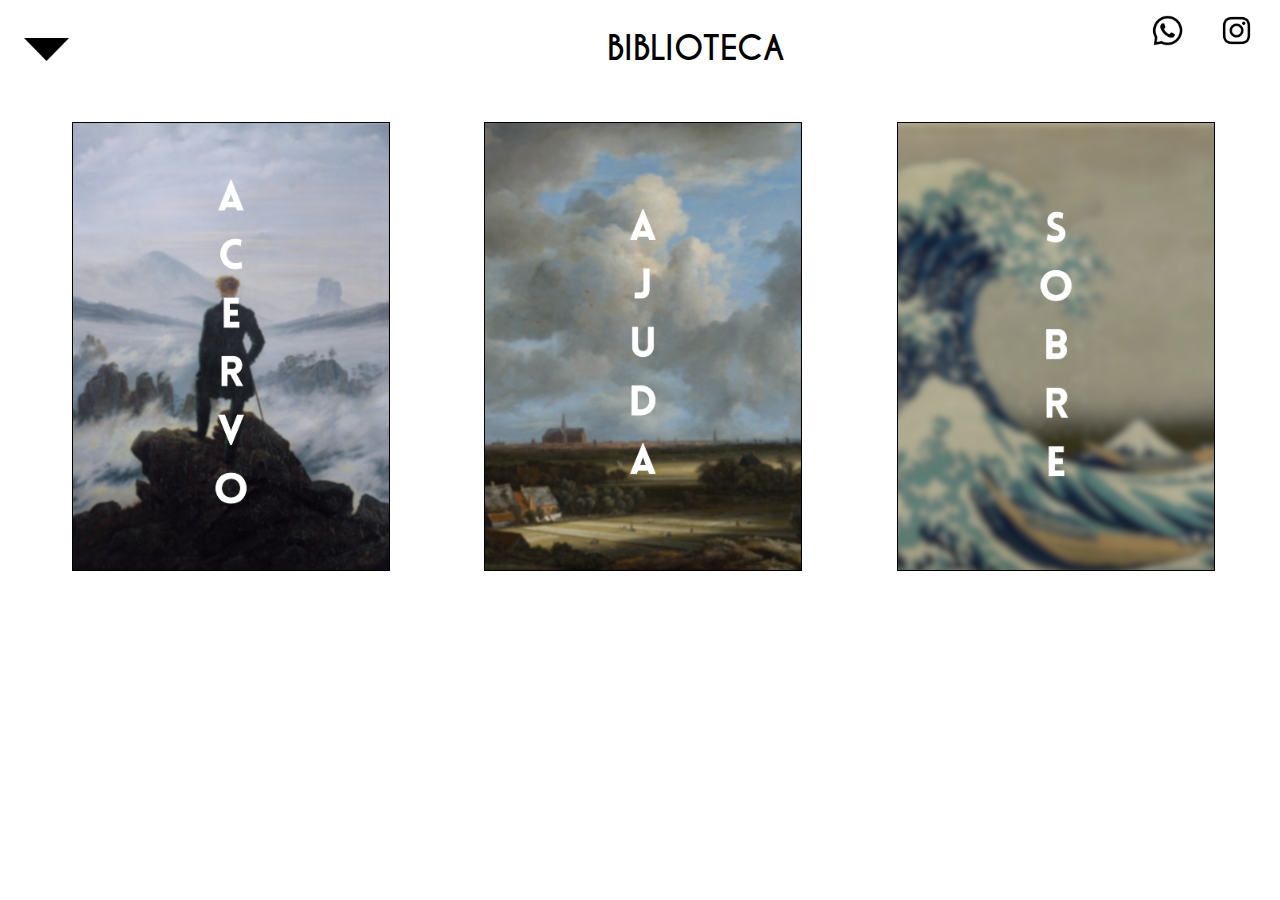
<file: index.html>
<!DOCTYPE html>
<html lang="en">
<head>
    <meta charset="UTF-8">
    <meta name="viewport" content="width=device-width, initial-scale=1.0">
    <link rel="stylesheet" href="css/style.css">
    <script src="script.js"></script>
    <script src="https://ajax.googleapis.com/ajax/libs/jquery/3.5.1/jquery.min.js"></script>
    <title>Biblioteca</title>
</head>
<body>
    <nav>  
        <!--Icones, o id "right" serve pra identificar em que lado da tela fico o icone-->
        <a class="hover" classhref="https://www.instagram.com/bibliotecaifcvideira/"><img id="right" src="img/ICON_Insta.png" width="45px"></a>
        <a class="hover" href="http://contate.me/bibliotecaifcvideira"><img id="right" src="img/ICON_Whatsapp.png" width="45px"></a>
        <!--DropDown-->
        <div class="dropdown">
            <img onclick="myFunction()" class="dropbtn" src="img/ICON_Dropdown.png" width="45px" alt="">
            <div id="myDropdown" class="dropdown-content">
              <a href="#">Pergamum</a>
              <a href="#">Biblioteca Virtual</a>
              <a href="#">Saraiva</a>
              <a href="#">Reservar</a>
              <a href="#">Ebooks</a>
              <a href="#">ABNT</a>
            </div>
          </div>
            
        
        <a href="index.html"><h1>BIBLIOTECA</h1></a>


    </nav>

    <div class="container">
        <img  id="poster1" class="poster" src="img/POSTER_Sobre.png" alt="">
        <img id="poster2" class="poster" src="img/POSTER_Ajuda.png" alt="">
        <img id="poster3" class="poster" src="img/POSTER_Acervo.png" alt="">
    </div>




    <script>
            $("#poster3.poster").click(function() {
        window.location.href = 'Pergamum.html'
        });
        $("#poster2.poster").click(function() {
        window.location.href = 'Ajuda.html'
        });
</script>
        


</body>
</html>
</file>
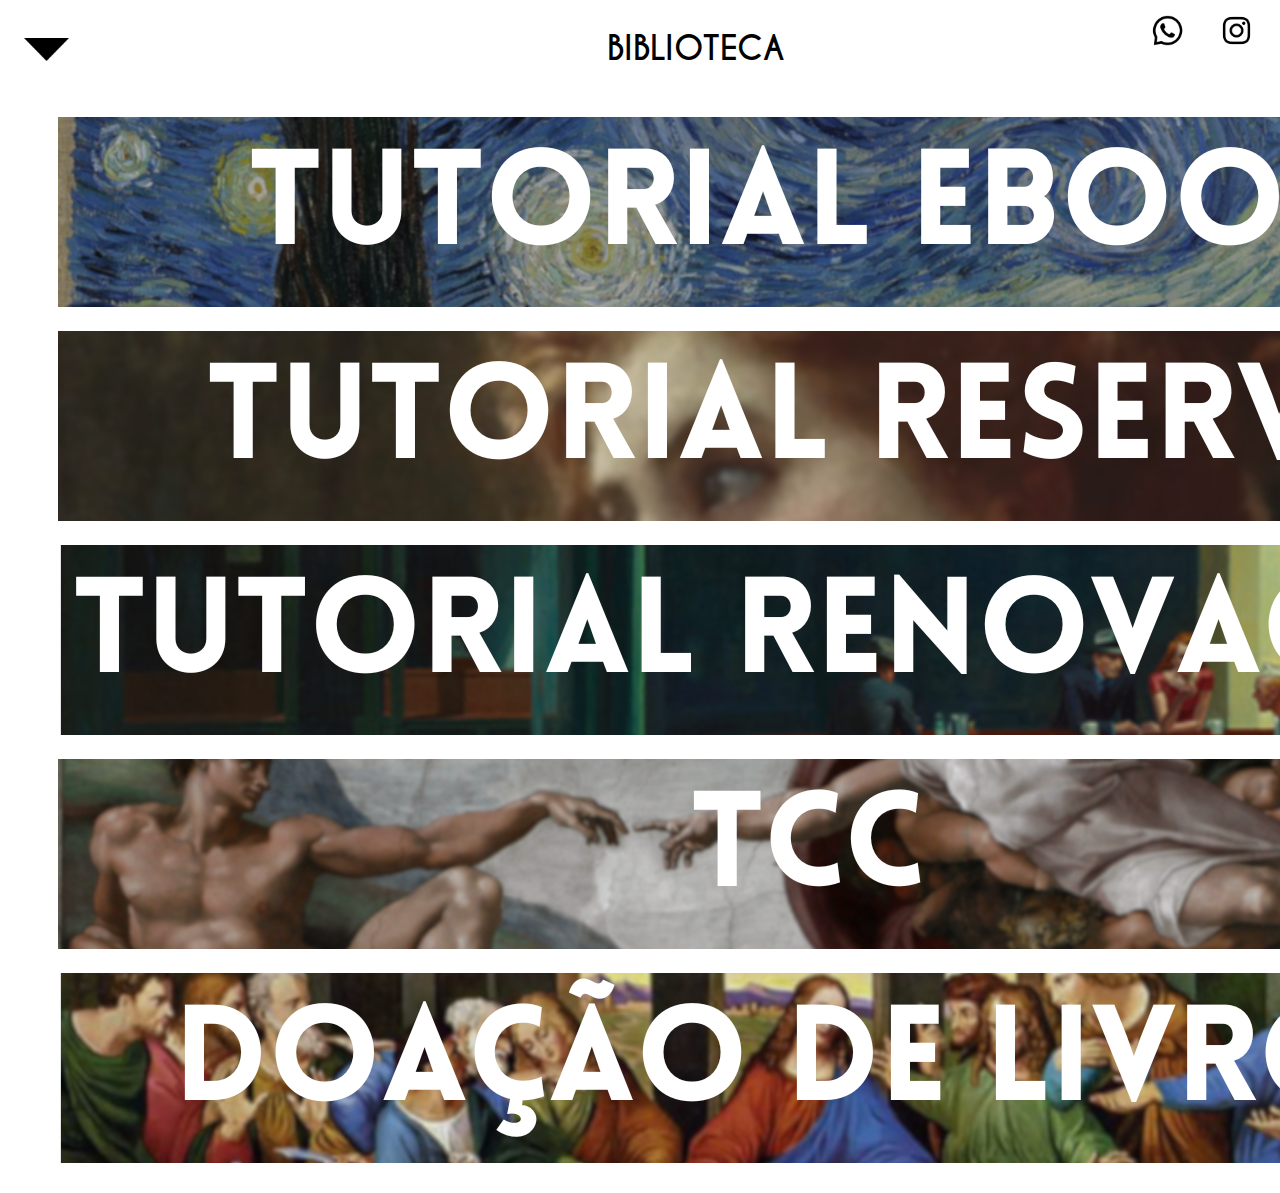
<file: Ajuda.html>
<!DOCTYPE html>
<html lang="en">
<head>
    <meta charset="UTF-8">
    <meta name="viewport" content="width=device-width, initial-scale=1.0">
    <script src="script.js"></script>
    <script src="https://ajax.googleapis.com/ajax/libs/jquery/3.5.1/jquery.min.js"></script>
    <link rel="stylesheet" href="css/style.css">
    <title>Biblioteca</title>
</head>
<body>
    <nav>  
        <!--Icones, o id "right" serve pra identificar em que lado da tela fico o icone-->
        <a class="hover" classhref="https://www.instagram.com/bibliotecaifcvideira/"><img id="right" src="img/ICON_Insta.png" width="45px"></a>
        <a class="hover" href="http://contate.me/bibliotecaifcvideira"><img id="right" src="img/ICON_Whatsapp.png" width="45px"></a>
        <!--DropDown-->
        <div class="dropdown">
            <img onclick="myFunction()" class="dropbtn" src="img/ICON_Dropdown.png" width="45px" alt="">
            <div id="myDropdown" class="dropdown-content">
              <a href="#">Pergamum</a>
              <a href="#">Biblioteca Virtual</a>
              <a href="#">Saraiva</a>
              <a href="#">Reservar</a>
              <a href="#">Ebooks</a>
              <a href="#">ABNT</a>
            </div>
          </div>
            
        
          <a href="index.html"><h1>BIBLIOTECA</h1></a>
    </nav>

    <div class="posterli">
    <ul>
      <li><img src="img/POSTER_Htebook.png" id="poster1" class="posterh" width="1500px" height="190px" alt=""></li>
      <li><img src="img/POSTER_Htreserva.png" class="posterh" width="1500px" height="190px" alt=""></li>
      <li><img src="img/POSTER_Htrenovacao.png" class="posterh" width="1500px" height="190px" alt=""></li>
      <li><img src="img/POSTER_Htcc.png" class="posterh" width="1500px" height="190px" alt=""></li>
      <li><img src="img/POSTER_Hdoacaodelivros.png" class="posterh" width="1500px" height="190px" alt=""></li>
    </ul>
     </div>

     <script>
      $("#poster1.posterh").click(function() {
  window.location.href = 'Ebook.html'
        });


</script>
  

 

<script src="script.js"></script>
</body>
</html>
</file>
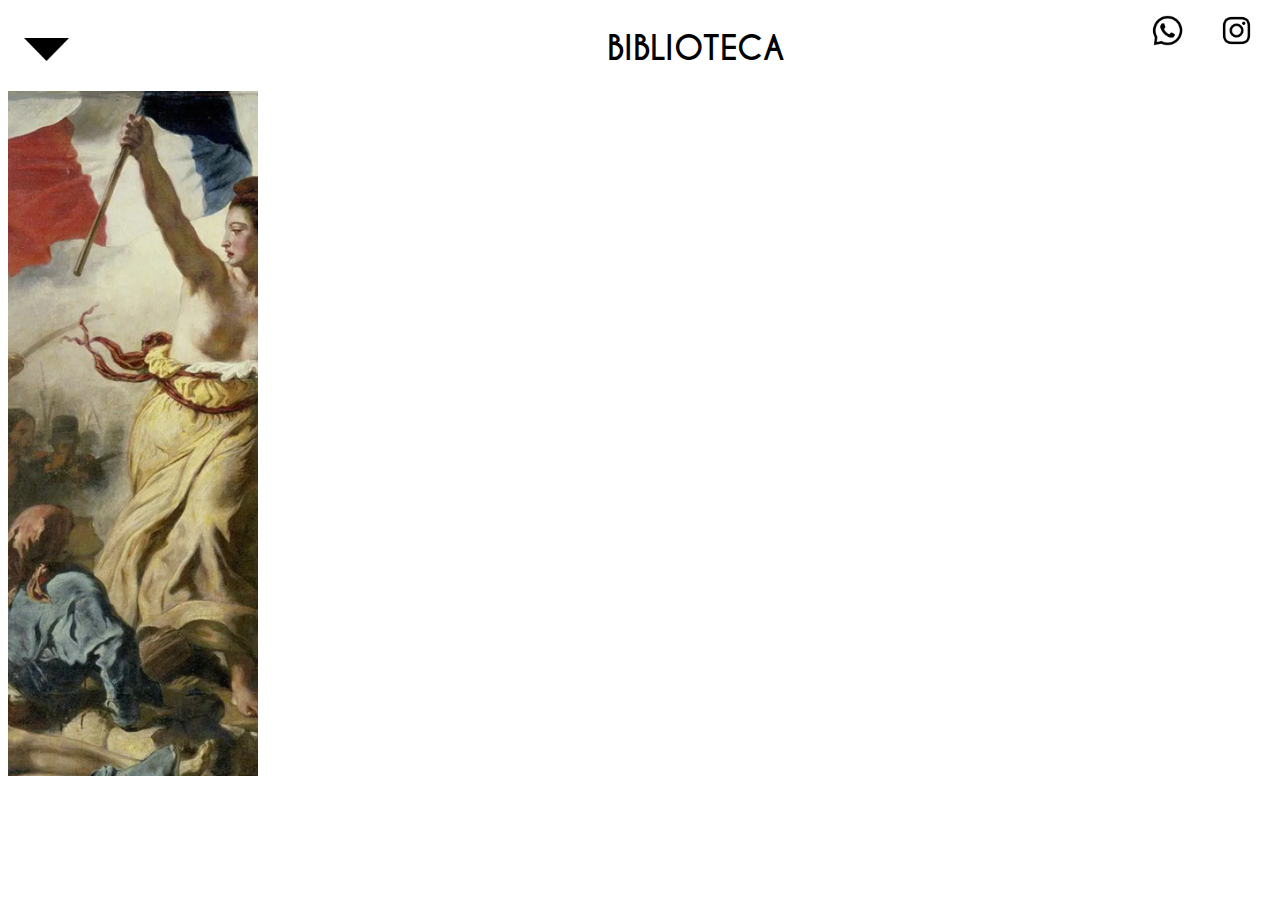
<file: Ebook.html>
<!DOCTYPE html>
<html lang="en">
<head>
    <meta charset="UTF-8">
    <meta name="viewport" content="width=device-width, initial-scale=1.0">
    <link rel="stylesheet" href="css/style.css">
    <script src="script.js"></script>
    <script src="https://ajax.googleapis.com/ajax/libs/jquery/3.5.1/jquery.min.js"></script>
    <title>Biblioteca</title>
</head>
<body>
    <nav>  
        <!--Icones, o id "right" serve pra identificar em que lado da tela fico o icone-->
        <a class="hover" classhref="https://www.instagram.com/bibliotecaifcvideira/"><img id="right" src="img/ICON_Insta.png" width="45px"></a>
        <a class="hover" href="http://contate.me/bibliotecaifcvideira"><img id="right" src="img/ICON_Whatsapp.png" width="45px"></a>
        <!--DropDown-->
        <div class="dropdown">
            <img onclick="myFunction()" class="dropbtn" src="img/ICON_Dropdown.png" width="45px" alt="">
            <div id="myDropdown" class="dropdown-content">
              <a href="#">Pergamum</a>
              <a href="#">Biblioteca Virtual</a>
              <a href="#">Saraiva</a>
              <a href="#">Reservar</a>
              <a href="#">Ebooks</a>
              <a href="#">ABNT</a>
            </div>
          </div>
            
        <a href="index.html"><h1>BIBLIOTECA</h1></a>

    </nav>

    <div class="contv">
      <img src="img/POSTER_Vebook.png" class="imgv" height="685px" width="250px" alt="">
    </div>

  


</body>
</html>
</file>
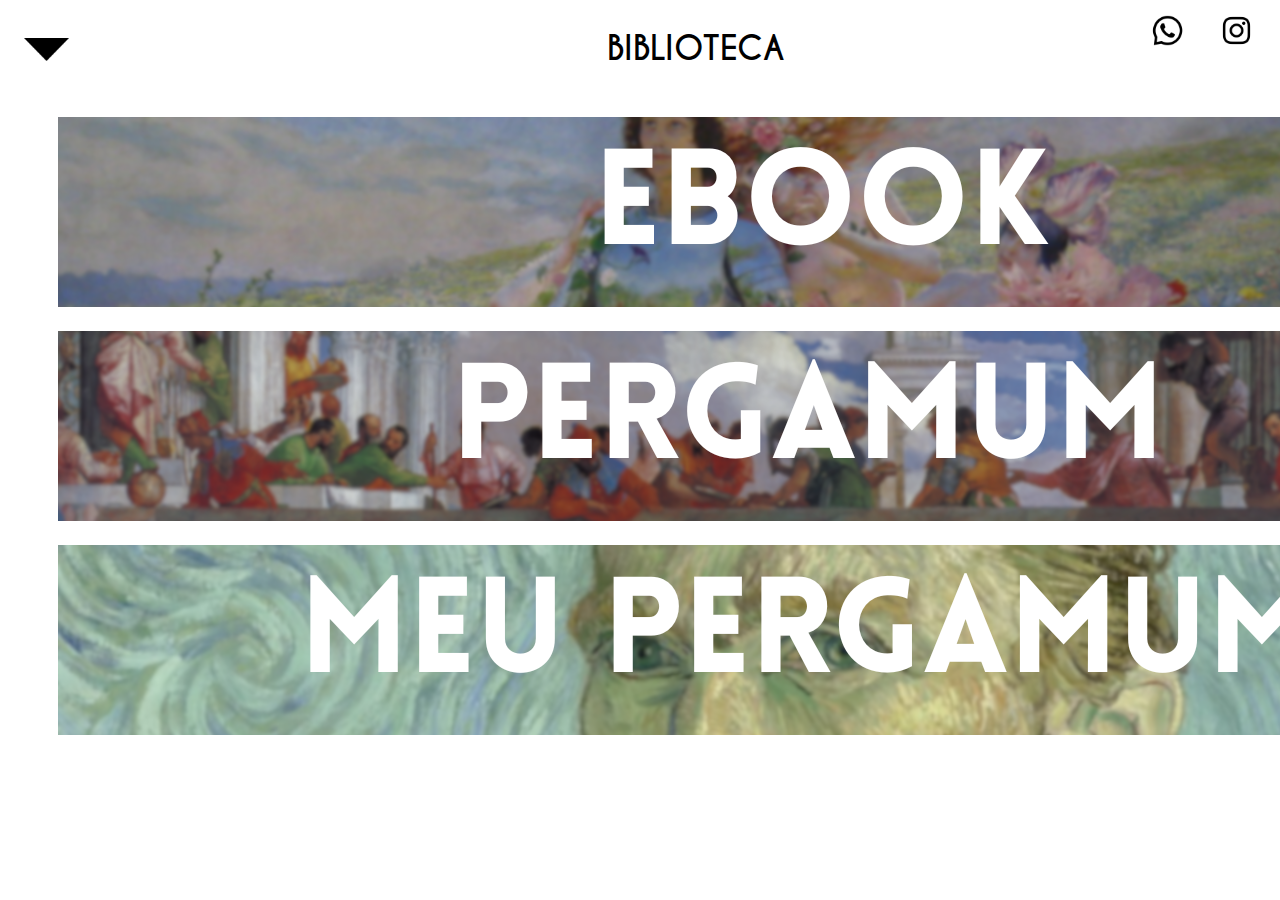
<file: Pergamum.html>
<!DOCTYPE html>
<html lang="en">
<head>
    <meta charset="UTF-8">
    <meta name="viewport" content="width=device-width, initial-scale=1.0">
    <script src="script.js"></script>
    <script src="https://ajax.googleapis.com/ajax/libs/jquery/3.5.1/jquery.min.js"></script>
    <link rel="stylesheet" href="css/style.css">
    <title>Biblioteca</title>
</head>
<body>
    <nav>  
        <!--Icones, o id "right" serve pra identificar em que lado da tela fico o icone-->
        <a class="hover" classhref="https://www.instagram.com/bibliotecaifcvideira/"><img id="right" src="img/ICON_Insta.png" width="45px"></a>
        <a class="hover" href="http://contate.me/bibliotecaifcvideira"><img id="right" src="img/ICON_Whatsapp.png" width="45px"></a>
        <!--DropDown-->
        <div class="dropdown">
            <img onclick="myFunction()" class="dropbtn" src="img/ICON_Dropdown.png" width="45px" alt="">
            <div id="myDropdown" class="dropdown-content">
              <a href="#">Pergamum</a>
              <a href="#">Biblioteca Virtual</a>
              <a href="#">Saraiva</a>
              <a href="#">Reservar</a>
              <a href="#">Ebooks</a>
              <a href="#">ABNT</a>
            </div>
          </div>
            
        
          <a href="index.html"><h1>BIBLIOTECA</h1></a>
    </nav>

    <div class="posterli">
    <ul>
      <li><img src="img/POSTER_Hebook.png" id="poster1" class="posterh" width="1500px" height="190px" alt=""></li>
      <li><img src="img/POSTER_Hpergamum.png" id="poster2" class="posterh" width="1500px" height="190px" alt=""></li>
      <li><img src="img/POSTER_Hmpergamum.png" id="poster3" class="posterh" width="1500px" height="190px" alt=""></li>
    </ul>
     </div>

     <script>
      $("#poster1.posterh").click(function() {
  window.location.href = 'https://pergamum.ifc.edu.br/e_books'
        });
      $("#poster2.posterh").click(function() {
  window.location.href = 'https://pergamum.ifc.edu.br/'
  });
  $("#poster3.posterh").click(function() {
  window.location.href = 'https://pergamum.ifc.edu.br/login?redirect=/meupergamum'
  });


</script>
  

 

<script src="script.js"></script>
</body>
</html>
</file>
<file: css/style.css>
@font-face {
    font-family: Caviar;
    src: url(caviarDreams/CaviarDreams_Bold.ttf);
}

body{
  overflow-x: hidden;
}

/*Barra de navegação*/
nav img, h1 {
    text-decoration: none;
    text-align: center;
    font-family: Caviar;
    display: inline-block;
    vertical-align: middle
}

nav img#right{
    padding-left: 1%;
    padding-right: 1%;
    float: right;
}

a {
    color: black;
    text-decoration: none;
}



nav h1 { 
    margin-left: 41% ;
}

/*Menu Dropdown*/

.dropbtn {
    padding: 16px;
    font-size: 16px;
    border: none;
    cursor: pointer;

    
  }
  
  /* The container <div> - needed to position the dropdown content */
  .dropdown {
    position: relative;
    display: inline-block;
  }
  
  /* Dropdown Content (Hidden by Default) */
  .dropdown-content {
    display: none;
    position: absolute;
    background-color: #f1f1f1;
    min-width: 160px;
    box-shadow: 0px 8px 16px 0px rgba(0,0,0,0.2);
    z-index: 1;
  }
  
  /* Links inside the dropdown */
  .dropdown-content a {
    color: black;
    padding: 12px 16px;
    text-decoration: none;
    display: block;
  }
  
  /* Change color of dropdown links on hover */
  .dropdown-content a:hover {background-color: #ddd;}
  
  /* Show the dropdown menu (use JS to add this class to the .dropdown-content container when the user clicks on the dropdown button) */
  .show {display:block;}

  /*css pro "poster*/

  .poster{
    border: 1px solid black;
    margin-top: 2.5%;
    margin-left: 3%;
    margin-right: 4.5%;
    width: 25%;
    float: right;
    transition: transform 0.5s ease;
    cursor: pointer;
  }


  .poster:hover{
    transform: translateZ(500px);
  }
  .container{
    position: relative;
    perspective: 10000px;
  }

  /*posterLi*/

  .posterli li{
    position: relative;
    perspective: 10000px;
    margin: 0 auto;
    text-align: center;
    display: table;
    display: inline-block;
    padding: 0;
    margin: 0;
   list-style: none;
   list-style-type: none;
  }

  .posterh {
    transition: transform 0.5s ease;
    cursor: pointer;
  }

  .posterh:hover {
    transform: translatex(200px);
  }

  .posterli img{
    padding: 10px;
  }
</file>
